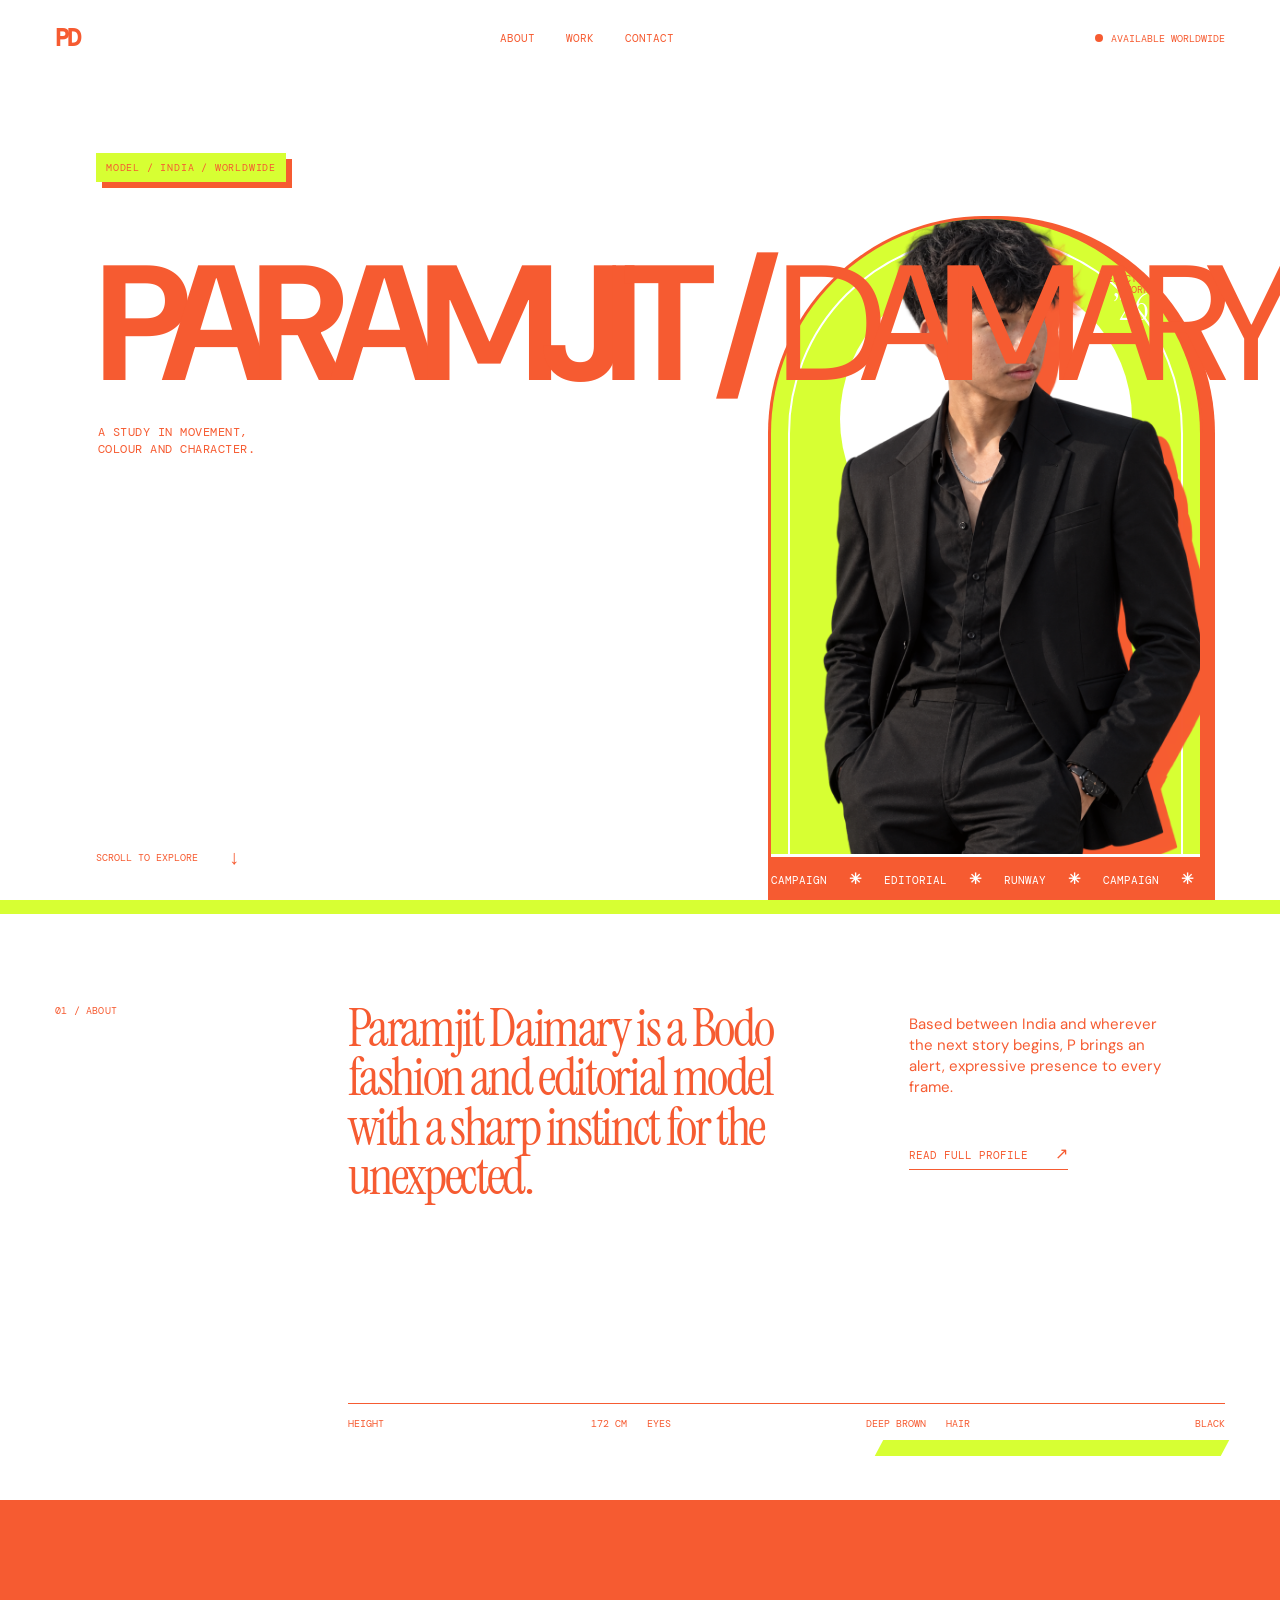
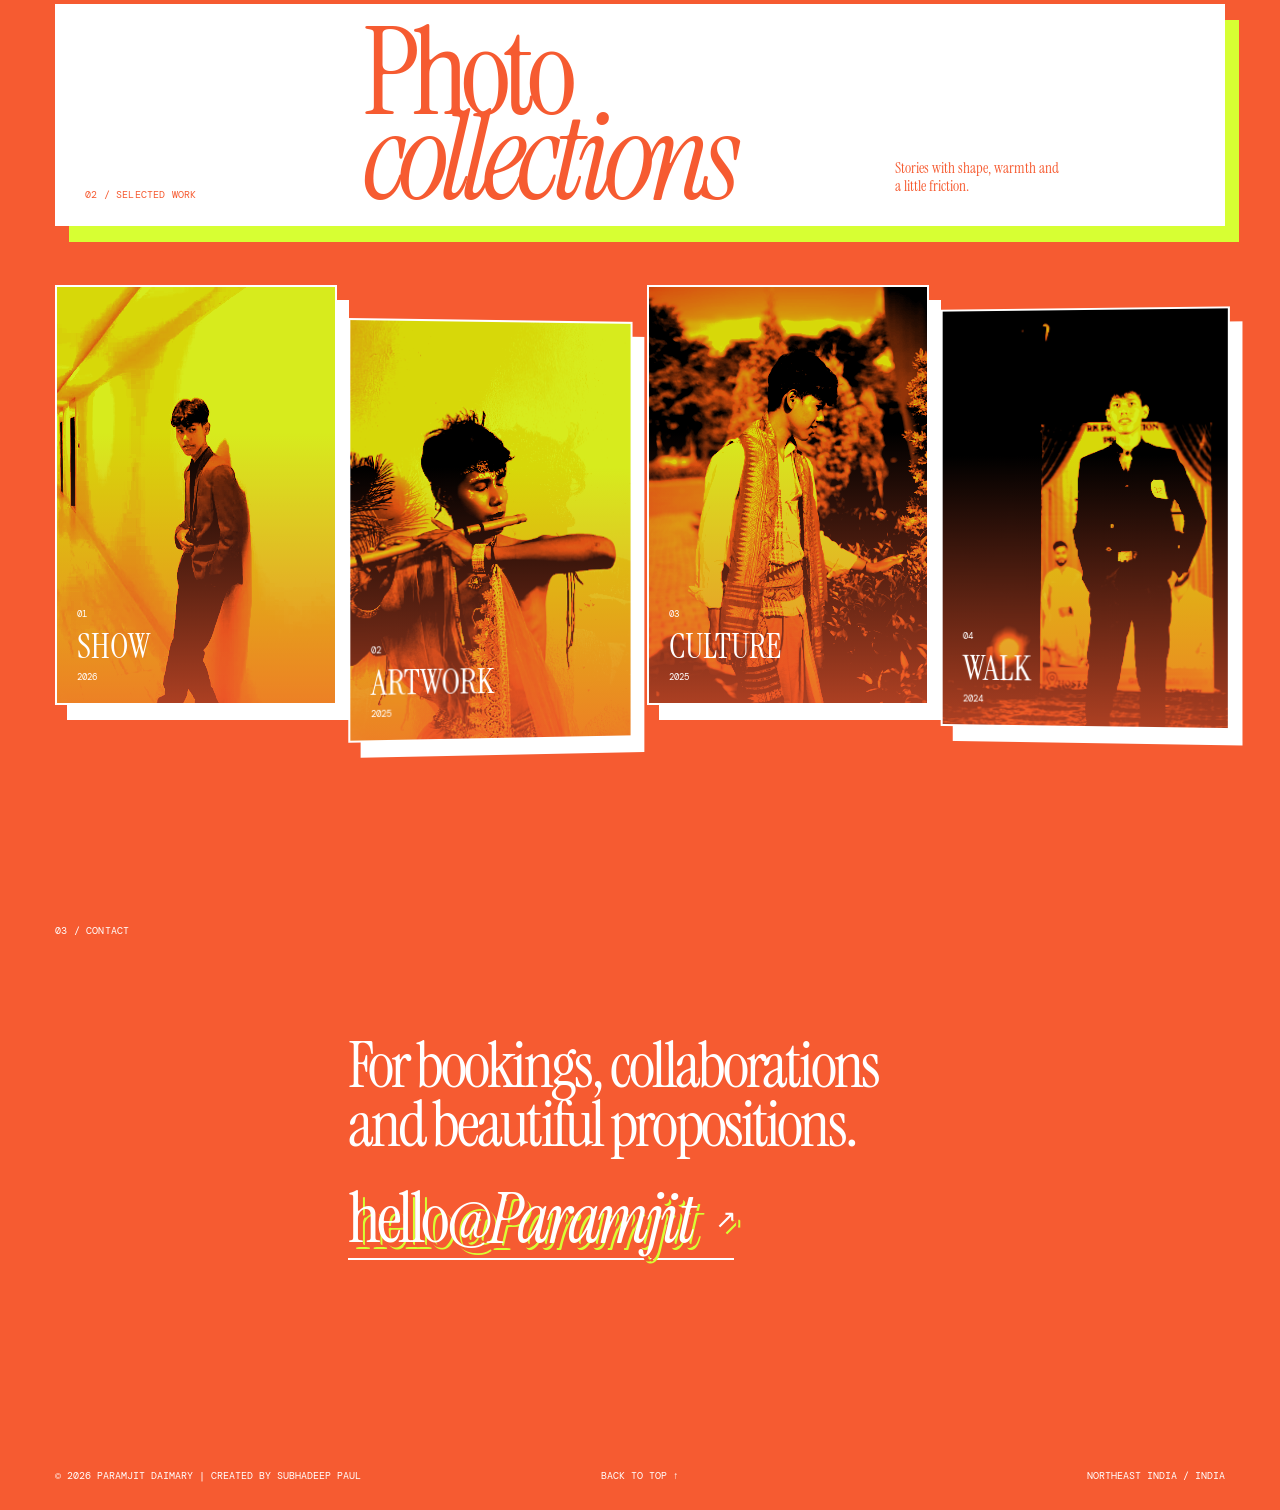
<file: 1/index.html>
<!doctype html>
<html lang="en">
  <head>
    <meta charset="UTF-8" />
    <meta name="viewport" content="width=device-width, initial-scale=1.0" />
    <meta name="description" content="Paramjit Daimary - fashion and editorial model portfolio." />
    <title>Paramjit Daimary - Model Portfolio</title>
    <link rel="preconnect" href="https://fonts.googleapis.com" />
    <link rel="preconnect" href="https://fonts.gstatic.com" crossorigin />
    <link href="https://fonts.googleapis.com/css2?family=DM+Mono&family=DM+Sans:opsz,wght@9..40,400;9..40,500;9..40,700&family=Instrument+Serif:ital@0;1&display=swap" rel="stylesheet" />
    <link rel="stylesheet" href="styles.css" />
    <link rel="stylesheet" href="theme-3d.css" />
  </head>
  <body>
    <div class="cursor-dot" aria-hidden="true"></div>
    <div class="cursor-ring" aria-hidden="true"></div>

    <header class="site-header">
      <a class="brand magnetic" href="#top">PD</a>
      <nav aria-label="Main navigation">
        <a class="magnetic" href="#about">About</a>
        <a class="magnetic" href="#work">Work</a>
        <a class="magnetic" href="#contact">Contact</a>
      </nav>
      <span class="availability"><i></i> Available worldwide</span>
    </header>

    <main id="top">
      <section class="hero" aria-label="Paramjit Daimary introduction">
        <div class="hero-copy">
          <p class="eyebrow">Fashion model / Northeast India + everywhere</p>
          <h1><span>Paramjit</span><em>Daimary</em></h1>
          <p class="hero-note">A study in movement,<br />colour and character.</p>
        </div>
        <div class="hero-visual">
          <div class="hero-sun" aria-hidden="true"></div>
          <img class="hero-image" src="assets/hero.png" alt="Paramjit Daimary in an emerald editorial look" />
          <div class="hero-stamp">SELECTED<br />WORK<br /><strong>’26</strong></div>
          <div class="hero-marquee" aria-label="Campaign, Editorial, Runway">
            <div>Campaign <b>✳</b> Editorial <b>✳</b> Runway <b>✳</b> Campaign <b>✳</b> Editorial <b>✳</b> Runway <b>✳</b></div>
          </div>
        </div>
        <a class="scroll-cue magnetic" href="#about">Scroll to explore <span>↓</span></a>
      </section>

      <section class="about" id="about">
        <div class="section-number">01 / About</div>
        <div class="about-copy">
          <p class="about-lead">Paramjit Daimary is a Bodo fashion and editorial model with a sharp instinct for the unexpected.</p>
          <div class="about-detail">
            <p>Based between India and wherever the next story begins, P brings an alert, expressive presence to every frame.</p>
            <a class="text-link magnetic" href="#contact">Read full profile <span>↗</span></a>
          </div>
        </div>
        <div class="measurements">
          <span>Height <b>172 cm</b></span><span>Eyes <b>Deep brown</b></span><span>Hair <b>Black</b></span>
        </div>
      </section>

      <section class="work" id="work">
        <div class="work-heading">
          <div class="section-number">02 / Selected work</div>
          <h2>Photo<br /><em>collections</em></h2>
          <p>Stories with shape, warmth and a little friction.</p>
        </div>
        <div class="gallery" aria-label="Photo collections">
          <article class="gallery-card card-one interactive">
            <img src="assets/solar.jpg" alt="Vivid fashion campaign look" />
            <div><span>01</span><h3>SHOW</h3><p>2026</p></div>
          </article>
          <article class="gallery-card card-two interactive">
            <img src="assets/after-hours.jpg" alt="Editorial fashion portrait" />
            <div><span>02</span><h3>ARTWORK</h3><p>2025</p></div>
          </article>
          <article class="gallery-card card-three interactive">
            <img src="assets/ritual.jpg" alt="Studio runway fashion portrait" />
            <div><span>03</span><h3>CULTURE</h3><p>2025</p></div>
          </article>
          <article class="gallery-card card-four interactive">
            <img src="assets/field-notes.jpg" alt="Contemporary fashion styling" />
            <div><span>04</span><h3>WALK</h3><p>2024</p></div>
          </article>
        </div>
      </section>

      <section class="contact" id="contact">
        <div class="section-number">03 / Contact</div>
        <p class="contact-kicker">For bookings, collaborations<br />and beautiful propositions.</p>
        <a class="contact-email magnetic" href="mailto:paramjitdaimary88@gmail.com">hello@<em>Paramjit</em><span>↗</span></a>
        <div class="contact-footer"><span>© 2026 Paramjit Daimary | Created by <a href="https://Subhadeeppaulv.github.io">SUBHADEEP PAUL</a></span><a class="magnetic" href="#top">Back to top ↑</a><span>Northeast India / India</span></div>
      </section>
    </main>
    <script src="script.js"></script>
  </body>
</html>
</file>
<file: 1/styles.css>
:root { --ink:#25122e; --paper:#f5f0e9; --lime:#d7ff33; --orange:#f65b31; --plum:#582058; --mono:'DM Mono',monospace; }
* { box-sizing:border-box; }
html { scroll-behavior:smooth; overflow-x:hidden; }
body { margin:0; color:var(--ink); background:var(--paper); font-family:'DM Sans',sans-serif; overflow-x:hidden; }
a { color:inherit; text-decoration:none; }
.site-header { height:76px; display:flex; position:absolute; z-index:5; top:0; left:0; right:0; padding:0 4.3vw; align-items:center; justify-content:space-between; mix-blend-mode:multiply; }
.brand { font:bold 24px/1 var(--mono); letter-spacing:-2px; }
nav { display:flex; gap:31px; font:11px var(--mono); text-transform:uppercase; }
.availability { display:flex; gap:8px; align-items:center; font:10px var(--mono); text-transform:uppercase; }.availability i { width:8px;height:8px;border-radius:50%;background:#2e9a67;display:block; }
.hero { min-height:100vh; position:relative; display:grid; grid-template-columns:48% 52%; padding:76px 4.3vw 34px; background:var(--paper); overflow:hidden; }
.hero-copy { align-self:center; position:relative; z-index:2; padding-bottom:30px; }.eyebrow,.section-number { font:10px var(--mono); text-transform:uppercase; letter-spacing:.02em; }.hero h1 { font:clamp(70px,10.8vw,174px)/.73 'Instrument Serif',serif; letter-spacing:-.075em; margin:33px 0 42px -8px; }.hero h1 span { display:block; color:var(--orange); }.hero h1 em { font-weight:400; }.hero-note { font:18px/1.2 'Instrument Serif',serif; margin:0; }.hero-visual { position:relative; align-self:stretch; min-height:720px; overflow:hidden; background:#ad564a; }.hero-sun { position:absolute; width:62%; aspect-ratio:1; border-radius:50%; background:var(--lime); top:7%; left:17%; }.hero-image { position:absolute; z-index:1; width:102%; max-width:none; height:102%; object-fit:contain; object-position:center bottom; bottom:0; left:-1%; }.hero-stamp { position:absolute; z-index:2; right:5%; top:5%; color:var(--paper); font:10px/1.1 var(--mono); text-align:right; }.hero-stamp strong { font-size:36px;line-height:.7;font-family:'Instrument Serif',serif;font-weight:400; }.hero-marquee { position:absolute; z-index:3; height:43px; left:0; bottom:0; width:100%; overflow:hidden; display:flex; align-items:center; background:var(--lime); color:var(--ink); font:11px var(--mono); text-transform:uppercase; white-space:nowrap; }.hero-marquee div { animation:marquee 18s linear infinite; }.hero-marquee b { font-size:15px; padding:0 15px; }.scroll-cue { position:absolute; left:4.3vw; bottom:34px; display:flex; gap:30px; align-items:center; font:10px var(--mono); text-transform:uppercase; }.scroll-cue span { font-size:20px; }
.about { min-height:600px; padding:104px 4.3vw 70px; background:var(--lime); display:grid; grid-template-columns:25% 1fr; grid-template-rows:1fr auto; }.about-copy { display:grid; grid-template-columns:55% 30%; gap:9%; }.about-lead { margin:0; font:clamp(36px,4.1vw,64px)/.94 'Instrument Serif',serif; letter-spacing:-.045em; }.about-detail { padding-top:10px; }.about-detail p { font-size:15px; line-height:1.4; margin:0 0 45px; }.text-link { font:11px var(--mono); text-transform:uppercase; border-bottom:1px solid; padding-bottom:7px; }.text-link span { font-size:16px; margin-left:20px; }.measurements { grid-column:2; margin-top:82px; display:grid; grid-template-columns:repeat(3,1fr); gap:20px; font:10px var(--mono); text-transform:uppercase; border-top:1px solid rgba(37,18,46,.5); padding-top:13px; }.measurements span { display:flex; justify-content:space-between; }.measurements b { font-weight:400; }
.work { background:var(--plum); color:var(--paper); padding:104px 4.3vw 115px; min-height:840px; }.work-heading { position:relative; display:grid; grid-template-columns:25% 1fr 27%; align-items:end; margin-bottom:59px; }.work h2 { margin:0; font:clamp(68px,9.5vw,145px)/.7 'Instrument Serif',serif; letter-spacing:-.065em; }.work h2 em { color:var(--lime); font-weight:400; }.work-heading > p { margin:0 0 5px; font:15px/1.25 'Instrument Serif',serif; max-width:165px; }.gallery { height:420px; display:flex; gap:14px; perspective:1000px; }.gallery-card { position:relative; min-width:0; flex:1; overflow:hidden; cursor:pointer; transition:flex .55s cubic-bezier(.2,.8,.2,1),transform .55s; background:#7e3768; }.gallery-card:hover { flex:2.1; transform:translateY(-10px); }.gallery-card img { width:100%;height:100%; object-fit:cover; filter:saturate(.88); transition:transform .6s; }.gallery-card:hover img { transform:scale(1.06); }.gallery-card::after { content:''; position:absolute;inset:0;background:linear-gradient(transparent 35%,rgba(24,3,24,.72)); }.gallery-card div { z-index:1; position:absolute;bottom:20px;left:20px;right:15px; }.gallery-card span,.gallery-card p { font:9px var(--mono); text-transform:uppercase; }.gallery-card h3 { font:34px/1 'Instrument Serif',serif; margin:8px 0 7px; }.gallery-card p { margin:0; }.card-two { transform:translateY(35px); }.card-two:hover { transform:translateY(25px); }.card-four { transform:translateY(23px); }.card-four:hover { transform:translateY(13px); }
.contact { min-height:690px; padding:104px 4.3vw 28px; display:flex; flex-direction:column; background:var(--orange); color:var(--ink); }.contact-kicker { font:clamp(40px,5vw,76px)/.92 'Instrument Serif',serif; letter-spacing:-.045em; margin:100px 0 32px 25%; }.contact-email { margin-left:25%; font:clamp(36px,5.5vw,84px)/.9 'Instrument Serif',serif; letter-spacing:-.05em; border-bottom:2px solid; display:inline-flex;align-items:center; width:max-content; max-width:75%; padding-bottom:8px; }.contact-email em { font-style:italic; }.contact-email span { font:26px var(--mono); margin-left:23px; }.contact-footer { margin-top:auto; display:grid; grid-template-columns:1fr 1fr 1fr; font:10px var(--mono); text-transform:uppercase; }.contact-footer a{text-align:center;}.contact-footer span:last-child{text-align:right;}
.cursor-dot,.cursor-ring { pointer-events:none; position:fixed; z-index:20; transform:translate(-50%,-50%); opacity:0; transition:opacity .25s, width .25s,height .25s, background .25s, border-color .25s,box-shadow .25s; }.cursor-dot { width:7px;height:7px;border-radius:50%;background:var(--orange); }.cursor-ring { width:34px;height:34px;border:1.5px solid var(--orange);border-radius:50%; }.cursor-ring.active { width:62px;height:62px; background:rgba(215,255,51,.18); border-color:var(--lime); box-shadow:0 0 25px rgba(215,255,51,.8); }
@keyframes marquee { to { transform:translateX(-50%); } }
@media (max-width: 700px) { .cursor-dot,.cursor-ring { display:none; } .site-header { height:60px;padding:0 18px; color:var(--paper); mix-blend-mode:normal; }.site-header nav { display:none; }.availability { font-size:8px; }.hero { display:block; min-height:100svh; height:100svh; padding:0; background:var(--plum); }.hero-copy { position:absolute; top:91px; left:20px; z-index:3; color:var(--paper); padding:0; }.eyebrow { font-size:8px; }.hero h1 { margin:17px 0 0 -3px; font-size:78px; line-height:.7; }.hero h1 span { color:var(--lime); }.hero-note,.scroll-cue { display:none; }.hero-visual { position:absolute; bottom:0; left:0; width:100%; height:calc(100svh - 166px); min-height:0; background:linear-gradient(135deg,#e45b42,#a63265); overflow:visible; }.hero-sun { width:85%; top:5%;left:7.5%; }.hero-image { width:126%; height:auto; max-height:none; left:-13%; bottom:0; object-fit:contain; object-position:center bottom; }.hero-stamp { top:22px;right:19px;font-size:8px; }.hero-stamp strong {font-size:28px;}.hero-marquee { height:37px; bottom:0; font-size:9px; }.hero-marquee b {padding:0 10px;font-size:12px;}.about { display:block; min-height:auto;padding:59px 20px 48px; }.section-number { font-size:9px; }.about-copy { display:block; }.about-lead { margin:56px 0 37px; font-size:45px; }.about-detail { padding:0; }.about-detail p { font-size:14px;max-width:290px;margin-bottom:31px;}.measurements { margin-top:60px; padding-top:11px; grid-template-columns:1fr; gap:11px; font-size:9px; }.work { padding:61px 0 64px; min-height:0; overflow:hidden; }.work-heading { display:block; padding:0 20px; margin-bottom:38px; }.work-heading .section-number { margin-bottom:54px; }.work h2 { font-size:67px; }.work-heading>p { margin:28px 0 0; font-size:15px; }.gallery { height:auto; padding:0 0 18px 20px; gap:14px; overflow-x:auto; overflow-y:hidden; scroll-snap-type:x mandatory; -webkit-overflow-scrolling:touch; scrollbar-width:none; perspective:none; }.gallery::-webkit-scrollbar {display:none;}.gallery-card,.gallery-card.card-two,.gallery-card.card-four { flex:0 0 78vw; height:112vw; max-height:545px; transform:none; scroll-snap-align:start; }.gallery-card:hover,.gallery-card.card-two:hover,.gallery-card.card-four:hover { flex:0 0 78vw; transform:none; }.gallery-card div {bottom:19px;left:18px;}.gallery-card h3{font-size:36px;}.contact { min-height:590px;padding:59px 20px 22px; }.contact-kicker { margin:67px 0 27px; font-size:45px; }.contact-email { margin:0;font-size:40px;max-width:100%; padding-bottom:6px; }.contact-email span {font-size:18px;margin-left:12px;}.contact-footer { display:flex; flex-wrap:wrap; gap:10px; font-size:8px; }.contact-footer a { order:-1;width:100%;text-align:left;margin-bottom:10px;}.contact-footer span:last-child {margin-left:auto;text-align:right;} }
</file>
<file: 1/theme-3d.css>
/* The palette is deliberately limited to the two original accent colours. */
:root { --ink:#f65b31; --paper:#d7ff33; --plum:#f65b31; --white:#ffffff; }
body { background:#d7ff33; color:#f65b31; }
.site-header { color:#f65b31; mix-blend-mode:normal; }
.availability i { background:#f65b31; }
.hero { background:#d7ff33; }
.hero-visual { background:#f65b31; perspective:1100px; isolation:isolate; }
.hero-visual::before { content:''; position:absolute; z-index:0; inset:8% 11% 8% 12%; border:2px solid #ffffff; transform:rotate(-8deg) skewY(4deg); box-shadow:22px 24px 0 #d7ff33; }
.hero-sun { box-shadow:16px 22px 0 #f65b31; }
.hero-image { filter:drop-shadow(21px 20px 0 #d7ff33) saturate(0) contrast(1.7); transform:translateZ(45px); }
.hero-stamp { color:#ffffff; }
.hero-marquee { color:#f65b31; box-shadow:0 -4px 0 #f65b31; }
.about { position:relative; background:#ffffff; color:#f65b31; box-shadow:inset 0 14px 0 #d7ff33; }
.about::after { content:''; position:absolute; right:4.3vw; bottom:44px; width:27%; height:16px; background:#d7ff33; transform:skewX(-28deg); }
.measurements { border-color:#f65b31; }
.work { background:#f65b31; color:#ffffff; }
.work-heading { padding:27px 30px 25px; background:#ffffff; color:#f65b31; box-shadow:14px 16px 0 #d7ff33; }
.work h2 em { color:#f65b31; }
.gallery { perspective:1100px; }
.gallery-card { background:#d7ff33; border:2px solid #ffffff; box-shadow:12px 15px 0 #ffffff; transform-style:preserve-3d; }
.gallery-card:hover { transform:translateY(-16px) rotateY(-7deg) rotateX(2deg); box-shadow:23px 27px 0 #ffffff; }
.gallery-card img { filter:grayscale(1) contrast(1.8) sepia(1) saturate(9) hue-rotate(330deg); mix-blend-mode:multiply; }
.gallery-card:hover img { transform:scale(1.09) translateZ(25px); }
.gallery-card::after { background:linear-gradient(transparent 35%,#f65b31); opacity:.7; }
.card-two { transform:translateY(35px) rotateY(5deg); }.card-two:hover { transform:translateY(25px) rotateY(-7deg) rotateX(2deg); }
.card-four { transform:translateY(23px) rotateY(-4deg); }.card-four:hover { transform:translateY(13px) rotateY(-7deg) rotateX(2deg); }
.contact { background:#f65b31; color:#ffffff; }
.contact-email { text-shadow:5px 5px 0 #f65b31, 7px 7px 0 #d7ff33; }
.cursor-dot { background:#f65b31; }.cursor-ring { border-color:#f65b31; }.cursor-ring.active { background:#d7ff33; border-color:#f65b31; box-shadow:7px 7px 0 #f65b31; }
@media (max-width:700px) { .site-header { color:#ffffff; }.hero { background:#f65b31; }.hero-visual { background:#f65b31; }.hero-visual::before { inset:5% 10% 8%; transform:rotate(-6deg); box-shadow:12px 15px 0 #d7ff33; }.hero-image { filter:drop-shadow(12px 15px 0 #d7ff33) saturate(0) contrast(1.7); }.about::after { right:20px; bottom:28px; width:42%; }.work-heading { padding:26px 20px 29px; margin-right:20px; box-shadow:9px 10px 0 #d7ff33; }.gallery-card,.gallery-card.card-two,.gallery-card.card-four { box-shadow:8px 10px 0 #ffffff; transform:none; }.gallery-card:hover,.gallery-card.card-two:hover,.gallery-card.card-four:hover { transform:none; } }

/* Landing page redesign: a dimensional editorial poster, distinct from the content sections below. */
.hero { display:block; min-height:100svh; padding:0 4.3vw 32px; background:#ffffff; isolation:isolate; }
.hero::before { content:'PORTFOLIO  /  2026'; position:absolute; left:4.3vw; bottom:78px; color:#f65b31; font:10px var(--mono); letter-spacing:.08em; }
.hero::after { content:'P  D'; position:absolute; z-index:-1; right:3vw; bottom:-7vw; color:#d7ff33; font:clamp(150px,28vw,450px)/.7 'Instrument Serif',serif; letter-spacing:-.13em; }
.site-header { color:#f65b31; }
.hero-copy { position:absolute; z-index:3; top:24%; left:4.3vw; padding:0; }
.hero .eyebrow { display:inline-block; padding:8px 10px; background:#d7ff33; box-shadow:5px 5px 0 #f65b31; }
.hero h1 { margin:28px 0 0 -7px; color:#f65b31; font-size:clamp(110px,15.5vw,240px); line-height:.64; text-shadow:8px 8px 0 #d7ff33; }
.hero h1 span { display:inline; color:#f65b31; }.hero h1 em { display:block; margin-left:9vw; }
.hero-note { margin:44px 0 0 9vw; color:#f65b31; font-size:21px; }
.hero-visual { position:absolute; z-index:2; top:9vh; left:56%; width:min(34vw,500px); height:82vh; min-height:0; overflow:hidden; background:#d7ff33; border:2px solid #f65b31; box-shadow:21px 23px 0 #f65b31; transform:rotate(3deg); }
.hero-visual::before { inset:10% 9% 9%; border-color:#ffffff; box-shadow:12px 14px 0 #f65b31; transform:rotate(-6deg); }
.hero-sun { width:70%; top:9%; left:15%; background:#ffffff; box-shadow:11px 13px 0 #f65b31; }
.hero-image { width:116%; height:104%; left:-8%; filter:drop-shadow(15px 17px 0 #f65b31) saturate(0) contrast(1.6); }
.hero-stamp { right:7%; top:6%; color:#f65b31; }.hero-stamp strong { color:#ffffff; }
.hero-marquee { height:42px; background:#f65b31; color:#ffffff; box-shadow:0 -3px 0 #ffffff; }
.scroll-cue { color:#f65b31; bottom:30px; }

@media (max-width:700px) {
  .hero { display:block; min-height:100svh; height:100svh; padding:0; background:#ffffff; }
  .hero::before { left:20px; bottom:49px; z-index:4; color:#ffffff; font-size:8px; }
  .hero::after { right:-13px; bottom:22px; color:#d7ff33; font-size:170px; }
  .site-header { color:#f65b31; }
  .hero-copy { top:76px; left:20px; color:#f65b31; }
  .hero .eyebrow { padding:6px 7px; font-size:7px; box-shadow:3px 3px 0 #f65b31; }
  .hero h1 { margin:18px 0 0 -3px; font-size:82px; line-height:.66; text-shadow:4px 4px 0 #d7ff33; }
  .hero h1 span { color:#f65b31; }.hero h1 em { margin-left:34px; }
  .hero-visual { top:auto; bottom:0; left:7%; width:86%; height:calc(100svh - 208px); border-width:2px; box-shadow:10px 11px 0 #f65b31; transform:rotate(0); background:#d7ff33; overflow:visible; }
  .hero-visual::before { inset:7% 8% 7%; box-shadow:7px 8px 0 #f65b31; transform:rotate(-4deg); }
  .hero-sun { width:82%; top:4%; left:9%; }
  .hero-image { width:126%; height:auto; max-height:none; left:-13%; bottom:0; filter:drop-shadow(10px 11px 0 #f65b31) saturate(0) contrast(1.6); }
  .hero-stamp { color:#f65b31; }.hero-stamp strong { color:#ffffff; }
  .hero-marquee { height:37px; bottom:0; background:#f65b31; color:#ffffff; box-shadow:0 -3px 0 #ffffff; }
}

/* Alternate landing direction: sculptural runway scene. */
.hero { background:#f65b31; }
.hero::before { content:''; left:auto; right:15%; bottom:auto; top:8vh; width:min(57vw,800px); height:min(57vw,800px); border-radius:50%; background:#ffffff; box-shadow:18px 20px 0 #d7ff33; }
.hero::after { content:'P.D'; right:4.3vw; bottom:7.5vh; color:#d7ff33; font:11px var(--mono); letter-spacing:.16em; }
.site-header { color:#ffffff; }
.hero-copy { top:18%; left:7.5vw; color:#ffffff; }
.hero .eyebrow { color:#f65b31; background:#ffffff; box-shadow:6px 6px 0 #d7ff33; }
.hero h1 { margin:31px 0 0 -9px; color:#ffffff; font-size:clamp(100px,16vw,250px); line-height:.63; text-shadow:none; }
.hero h1 span { display:block; color:#ffffff; }.hero h1 em { display:block; margin-left:0; color:#d7ff33; }
.hero-note { margin:46px 0 0 6px; color:#ffffff; font-size:20px; }
.hero-visual { left:auto; right:13%; top:5vh; width:min(38vw,560px); height:90vh; border:0; background:transparent; box-shadow:none; transform:none; overflow:visible; }
.hero-visual::before { display:none; }
.hero-sun { display:none; }
.hero-image { width:112%; height:100%; left:-6%; filter:drop-shadow(20px 24px 0 #d7ff33); transform:none; }
.hero-stamp { right:-3%; top:12%; color:#f65b31; }.hero-stamp strong { color:#d7ff33; }
.hero-marquee { height:44px; width:112%; left:-6%; bottom:0; background:#ffffff; color:#f65b31; box-shadow:7px 8px 0 #d7ff33; }
.scroll-cue { left:7.5vw; color:#ffffff; }

@media (max-width:700px) {
  .hero { background:#f65b31; }
  .hero::before { top:145px; right:-28%; width:118vw; height:118vw; box-shadow:10px 12px 0 #d7ff33; }
  .hero::after { right:20px; bottom:50px; color:#ffffff; font-size:8px; }
  .site-header { color:#ffffff; }
  .hero-copy { top:76px; left:20px; color:#ffffff; }
  .hero .eyebrow { color:#f65b31; background:#ffffff; box-shadow:3px 3px 0 #d7ff33; }
  .hero h1 { margin:18px 0 0 -3px; color:#ffffff; font-size:82px; line-height:.66; text-shadow:none; }
  .hero h1 span { color:#ffffff; }.hero h1 em { margin-left:0; color:#d7ff33; }
  .hero-visual { right:0; left:0; top:auto; bottom:0; width:100%; height:calc(100svh - 205px); border:0; box-shadow:none; background:transparent; overflow:visible; }
  .hero-image { width:130%; height:auto; max-height:none; left:-15%; bottom:0; filter:drop-shadow(11px 13px 0 #d7ff33); }
  .hero-stamp { right:20px; top:25px; color:#f65b31; }.hero-stamp strong { color:#d7ff33; }
  .hero-marquee { width:100%; left:0; height:37px; bottom:0; background:#ffffff; color:#f65b31; box-shadow:0 -3px 0 #d7ff33; }
}

/* Landing direction: contemporary casting-book typography. */
.hero { background:#ffffff; }
.hero::before { content:'MODEL / INDIA / WORLDWIDE'; left:7.5vw; right:auto; top:17%; bottom:auto; width:auto; height:auto; border-radius:0; background:#d7ff33; box-shadow:6px 6px 0 #f65b31; color:#f65b31; padding:8px 10px; font:10px var(--mono); letter-spacing:.08em; }
.hero::after { content:'01 — 26'; right:5%; bottom:7%; color:#f65b31; font:10px var(--mono); letter-spacing:.08em; }
.site-header { color:#f65b31; }
.hero-copy { top:29%; left:7.5vw; color:#f65b31; }
.hero .eyebrow { display:none; }
.hero h1 { margin:0; color:#f65b31; font:700 clamp(74px,12.8vw,206px)/.77 'DM Sans',sans-serif; letter-spacing:-.11em; text-transform:uppercase; text-shadow:none; }
.hero h1 span { display:inline; color:#f65b31; }.hero h1 span::after { content:' / '; }.hero h1 em { display:inline; margin:0; color:#f65b31; font-style:normal; }
.hero-note { margin:37px 0 0 2px; color:#f65b31; font:12px/1.4 var(--mono); text-transform:uppercase; letter-spacing:.04em; }
.hero-visual { right:6%; left:auto; top:auto; bottom:0; width:min(34vw,510px); height:76vh; border:3px solid #f65b31; border-bottom:0; border-radius:260px 260px 0 0; background:#d7ff33; box-shadow:12px 0 0 #f65b31; transform:none; overflow:hidden; }
.hero-visual::before { display:block; inset:17px 17px 34px; border:2px solid #ffffff; box-shadow:none; transform:none; border-radius:240px 240px 0 0; }
.hero-sun { display:block; width:68%; top:8%; left:16%; background:#ffffff; box-shadow:none; }
.hero-image { width:112%; height:104%; left:-6%; filter:drop-shadow(14px 15px 0 #f65b31); }
.hero-stamp { right:12%; top:8%; color:#f65b31; }.hero-stamp strong { color:#ffffff; }
.hero-marquee { width:100%; left:0; height:43px; bottom:0; background:#f65b31; color:#ffffff; box-shadow:0 -3px 0 #ffffff; }
.scroll-cue { left:7.5vw; color:#f65b31; }

@media (max-width:700px) {
  .hero { background:#ffffff; }
  .hero::before { left:20px; top:70px; padding:6px 7px; font-size:7px; box-shadow:3px 3px 0 #f65b31; }
  .hero::after { right:20px; bottom:50px; color:#ffffff; font-size:8px; }
  .site-header { color:#f65b31; }
  .hero-copy { top:112px; left:20px; color:#f65b31; }
  .hero h1 { font-size:55px; line-height:.84; letter-spacing:-.09em; }
  .hero h1 span,.hero h1 em { color:#f65b31; }.hero h1 span::after { content:''; }.hero h1 em { display:block; }
  .hero-note { display:block; margin-top:19px; font-size:8px; }
  .hero-visual { right:7%; left:auto; top:auto; bottom:0; width:86%; height:calc(100svh - 270px); border:2px solid #f65b31; border-bottom:0; border-radius:180px 180px 0 0; box-shadow:7px 0 0 #f65b31; background:#d7ff33; overflow:visible; }
  .hero-visual::before { inset:12px 12px 31px; border-radius:170px 170px 0 0; }
  .hero-sun { width:80%; top:4%; left:10%; }
  .hero-image { width:126%; height:auto; max-height:none; left:-13%; bottom:0; filter:drop-shadow(9px 10px 0 #f65b31); }
  .hero-stamp { right:20px; top:29px; color:#f65b31; }.hero-stamp strong { color:#ffffff; }
  .hero-marquee { width:100%; left:0; height:37px; bottom:0; background:#f65b31; color:#ffffff; box-shadow:0 -3px 0 #ffffff; }
}
</file>
